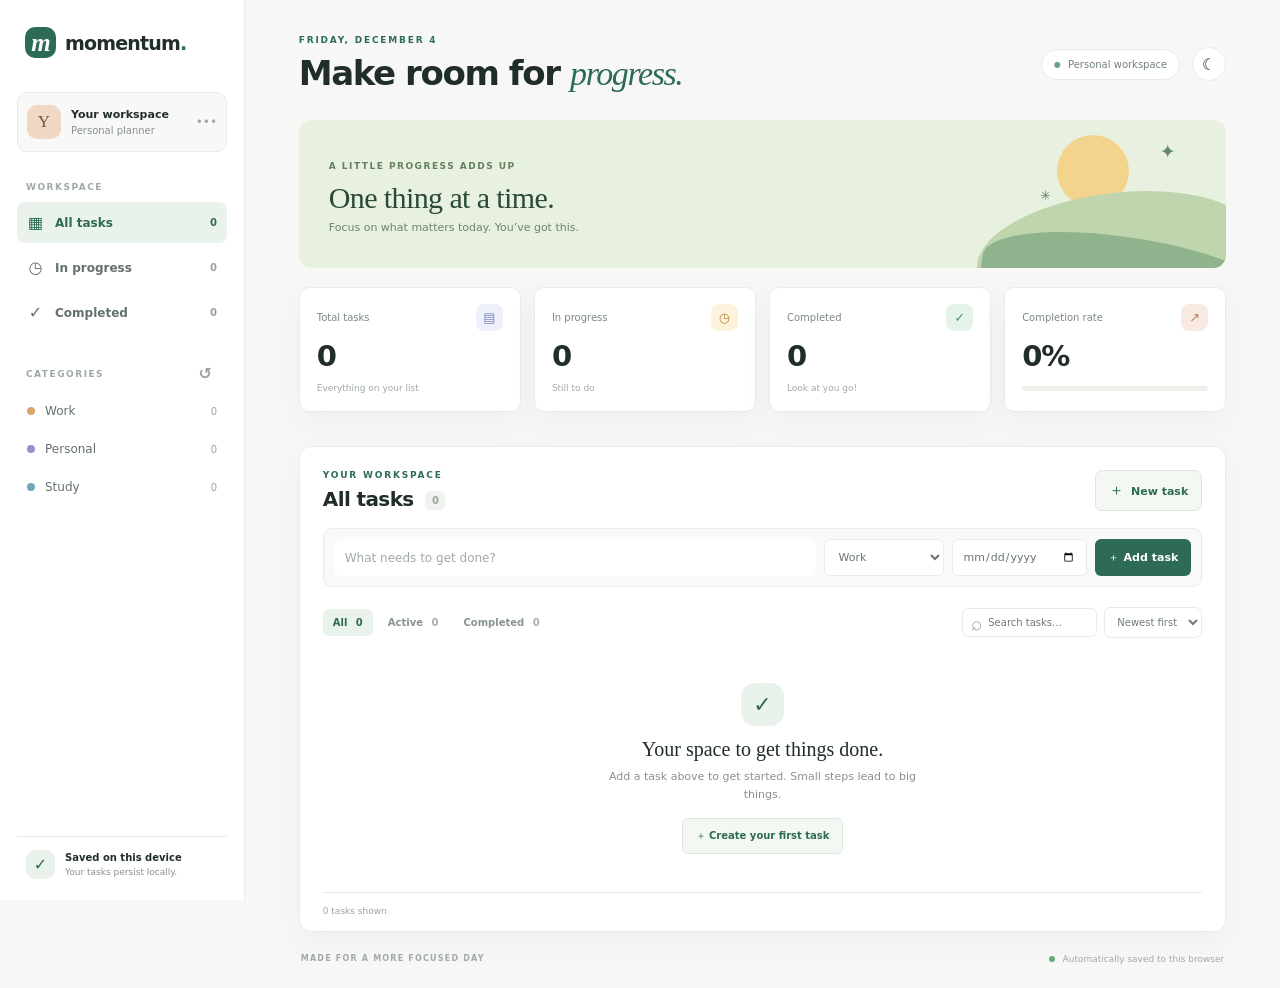
<file: dakethon/task 2/Dynamic_Task_Manager_Productivity_Tracker/index.html>
<!DOCTYPE html>
<html lang="en">
<head>
  <meta charset="UTF-8" />
  <meta name="viewport" content="width=device-width, initial-scale=1.0" />
  <meta name="description" content="A responsive task manager and productivity tracker with localStorage persistence." />
  <title>Momentum — Task Manager</title>
  <link rel="stylesheet" href="css/styles.css" />
  <script src="js/app.js" defer></script>
</head>
<body>
  <div class="app-shell">
    <aside class="sidebar">
      <a href="#" class="brand"><span class="brand-symbol">m</span><span>momentum<span class="brand-period">.</span></span></a>
      <div class="profile-card"><div class="avatar">Y</div><div><strong>Your workspace</strong><small>Personal planner</small></div><span class="profile-dots">•••</span></div>
      <p class="nav-label">WORKSPACE</p>
      <nav class="side-nav" aria-label="Task views">
        <button class="nav-item active" type="button" data-filter="all"><span class="nav-icon">▦</span><span>All tasks</span><span class="nav-count" id="allCount">0</span></button>
        <button class="nav-item" type="button" data-filter="active"><span class="nav-icon">◷</span><span>In progress</span><span class="nav-count" id="activeCount">0</span></button>
        <button class="nav-item" type="button" data-filter="completed"><span class="nav-icon">✓</span><span>Completed</span><span class="nav-count" id="completedCount">0</span></button>
      </nav>
      <p class="nav-label category-label">CATEGORIES <button type="button" id="clearCategory" title="Show all categories">↺</button></p>
      <div class="category-list">
        <button class="category-item" data-category="Work" type="button"><span class="category-dot work"></span>Work<span class="category-count" id="workCount">0</span></button>
        <button class="category-item" data-category="Personal" type="button"><span class="category-dot personal"></span>Personal<span class="category-count" id="personalCount">0</span></button>
        <button class="category-item" data-category="Study" type="button"><span class="category-dot study"></span>Study<span class="category-count" id="studyCount">0</span></button>
      </div>
      <div class="sidebar-bottom"><div class="storage-icon">✓</div><div><strong>Saved on this device</strong><small>Your tasks persist locally.</small></div></div>
    </aside>

    <main class="main-content">
      <header class="topbar">
        <div><p class="date-label" id="todayLabel">YOUR DAY</p><h1>Make room for <em>progress.</em></h1></div>
        <div class="topbar-actions"><span class="today-pill"><span>●</span> Personal workspace</span><button class="theme-toggle" id="themeToggle" type="button" aria-label="Toggle dark mode" title="Toggle dark mode">☾</button></div>
      </header>

      <section class="welcome-banner">
        <div class="banner-copy"><span class="banner-kicker">A LITTLE PROGRESS ADDS UP</span><h2>One thing at a time.</h2><p>Focus on what matters today. You’ve got this.</p></div>
        <div class="banner-art" aria-hidden="true"><div class="sun"></div><div class="hill hill-back"></div><div class="hill hill-front"></div><div class="banner-star star-a">✦</div><div class="banner-star star-b">✳</div></div>
      </section>

      <section class="stats-grid" aria-label="Task summary">
        <article class="stat-card"><div class="stat-top"><span>Total tasks</span><span class="stat-icon total-icon">▤</span></div><strong id="totalStat">0</strong><small>Everything on your list</small></article>
        <article class="stat-card"><div class="stat-top"><span>In progress</span><span class="stat-icon active-icon">◷</span></div><strong id="progressStat">0</strong><small>Still to do</small></article>
        <article class="stat-card"><div class="stat-top"><span>Completed</span><span class="stat-icon done-icon">✓</span></div><strong id="doneStat">0</strong><small>Look at you go!</small></article>
        <article class="stat-card completion-card"><div class="stat-top"><span>Completion rate</span><span class="stat-icon rate-icon">↗</span></div><strong id="rateStat">0%</strong><div class="progress-track"><span id="progressBar"></span></div></article>
      </section>

      <section class="tasks-section">
        <div class="tasks-heading"><div><p class="section-kicker">YOUR WORKSPACE</p><h2 id="listHeading">All tasks <span id="headingCount">0</span></h2></div><button class="add-top-btn" id="focusAddBtn" type="button"><span>＋</span> New task</button></div>
        <form id="taskForm" class="task-form">
          <label class="sr-only" for="taskTitle">Task title</label><input id="taskTitle" name="title" type="text" maxlength="120" placeholder="What needs to get done?" required />
          <label class="sr-only" for="taskCategory">Category</label><select id="taskCategory" name="category"><option value="Work">Work</option><option value="Personal">Personal</option><option value="Study">Study</option></select>
          <label class="sr-only" for="taskDueDate">Due date</label><input id="taskDueDate" name="dueDate" type="date" aria-label="Due date" />
          <button type="submit" class="add-task-btn"><span>＋</span> Add task</button>
        </form>
        <div class="list-toolbar">
          <div class="filter-tabs" role="group" aria-label="Filter tasks">
            <button class="filter-tab active" data-filter="all" type="button">All <span id="tabAllCount">0</span></button>
            <button class="filter-tab" data-filter="active" type="button">Active <span id="tabActiveCount">0</span></button>
            <button class="filter-tab" data-filter="completed" type="button">Completed <span id="tabCompletedCount">0</span></button>
          </div>
          <div class="list-actions"><label class="search-tasks"><span>⌕</span><input id="taskSearch" type="search" placeholder="Search tasks…" aria-label="Search tasks" /></label><select id="sortTasks" aria-label="Sort tasks"><option value="created">Newest first</option><option value="due">Due date</option><option value="title">Title A–Z</option></select></div>
        </div>
        <div id="taskList" class="task-list"></div>
        <div id="emptyState" class="empty-state"><div class="empty-illustration">✓</div><h3>Your space to get things done.</h3><p>Add a task above to get started. Small steps lead to big things.</p><button id="emptyAddBtn" type="button">＋ Create your first task</button></div>
        <div class="list-footer"><span id="listFooterText">0 tasks</span><button id="clearCompletedBtn" type="button">Clear completed</button></div>
      </section>
      <footer class="app-footer"><span>MADE FOR A MORE FOCUSED DAY</span><span><span class="footer-dot"></span> Automatically saved to this browser</span></footer>
    </main>
  </div>

  <dialog id="editDialog" class="edit-dialog">
    <form id="editForm" method="dialog">
      <div class="dialog-header"><div><p class="section-kicker">MAKE IT YOURS</p><h2>Edit task</h2></div><button class="dialog-close" type="button" id="closeEditBtn" aria-label="Close">×</button></div>
      <input type="hidden" id="editTaskId" />
      <label for="editTitle">Task title</label><input id="editTitle" maxlength="120" required />
      <label for="editCategory">Category</label><select id="editCategory"><option>Work</option><option>Personal</option><option>Study</option></select>
      <label for="editDueDate">Due date</label><input id="editDueDate" type="date" />
      <div class="dialog-actions"><button type="button" class="cancel-btn" id="cancelEditBtn">Cancel</button><button type="submit" class="add-task-btn">Save changes</button></div>
    </form>
  </dialog>
  <div id="toast" class="toast" role="status" aria-live="polite"></div>
</body>
</html>
</file>
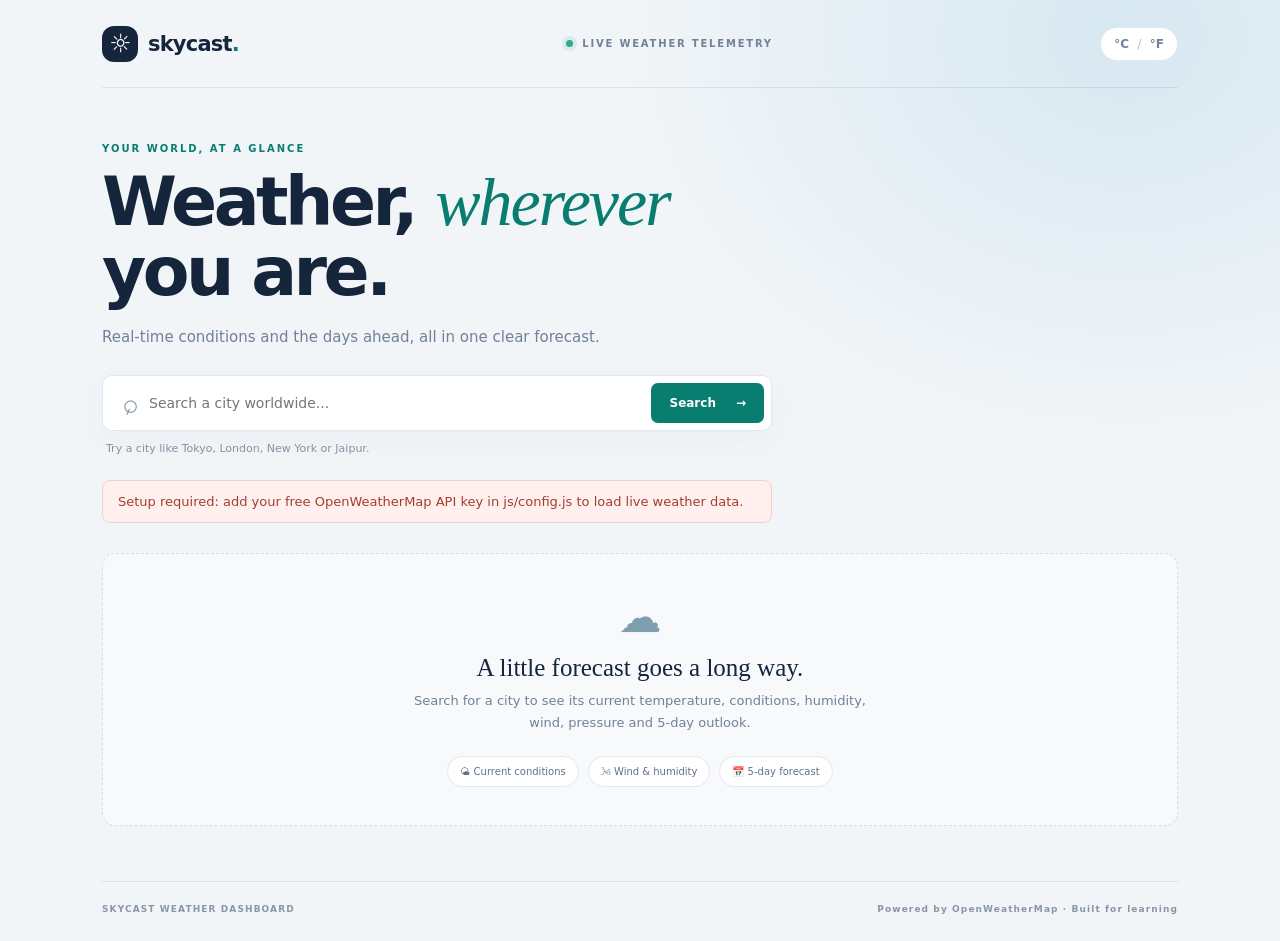
<file: dakethon/Task 3/SkyCast_Weather_Forecast_Project/index.html>
<!DOCTYPE html>
<html lang="en">
<head>
  <meta charset="UTF-8" />
  <meta name="viewport" content="width=device-width, initial-scale=1.0" />
  <meta name="description" content="Responsive real-time weather forecast and climate telemetry dashboard." />
  <title>SkyCast — Weather & Forecast</title>
  <link rel="stylesheet" href="css/styles.css" />
  <script src="js/config.js" defer></script>
  <script src="js/app.js" defer></script>
</head>
<body>
  <div class="page-shell">
    <header class="topbar">
      <a class="brand" href="#" aria-label="SkyCast home"><span class="brand-icon">☼</span><span>skycast<span class="brand-dot">.</span></span></a>
      <div class="topbar-note"><span class="live-dot"></span> LIVE WEATHER TELEMETRY</div>
      <button class="unit-toggle" id="unitToggle" type="button" aria-label="Switch temperature units">°C <span>/</span> °F</button>
    </header>

    <main>
      <section class="intro">
        <p class="eyebrow">YOUR WORLD, AT A GLANCE</p>
        <h1>Weather, <em>wherever</em><br />you are.</h1>
        <p class="intro-copy">Real-time conditions and the days ahead, all in one clear forecast.</p>
      </section>

      <form id="searchForm" class="search-bar">
        <span class="search-icon" aria-hidden="true">⌕</span>
        <label class="sr-only" for="cityInput">Search city</label>
        <input id="cityInput" name="city" type="search" placeholder="Search a city worldwide..." autocomplete="off" required />
        <button id="searchButton" type="submit"><span>Search</span><span aria-hidden="true">→</span></button>
      </form>
      <div class="search-hint">Try a city like Tokyo, London, New York or Jaipur.</div>

      <div id="errorMessage" class="error-message" role="alert" hidden></div>
      <div id="loadingState" class="loading-state" role="status" aria-live="polite" hidden>
        <span class="spinner"></span><span>Fetching the latest weather…</span>
      </div>

      <section id="weatherDashboard" class="weather-dashboard" aria-live="polite" hidden>
        <div class="current-weather card">
          <div class="current-top">
            <div><p class="eyebrow">CURRENT CONDITIONS</p><h2 id="cityName">—</h2><p class="location-meta" id="localTime">—</p></div>
            <div class="weather-icon-large" id="currentIcon" aria-hidden="true">☀️</div>
          </div>
          <div class="temperature-row"><div class="temperature" id="currentTemp">—</div><div class="condition-block"><strong id="conditionText">—</strong><span id="feelsLike">Feels like —</span><span id="highLow">H: — · L: —</span></div></div>
          <div class="current-divider"></div>
          <div class="weather-stats">
            <div class="stat"><span class="stat-icon">◉</span><div><small>Humidity</small><strong id="humidity">—</strong></div></div>
            <div class="stat"><span class="stat-icon">↗</span><div><small>Wind speed</small><strong id="windSpeed">—</strong></div></div>
            <div class="stat"><span class="stat-icon">⌁</span><div><small>Pressure</small><strong id="pressure">—</strong></div></div>
            <div class="stat"><span class="stat-icon">☼</span><div><small>Visibility</small><strong id="visibility">—</strong></div></div>
          </div>
        </div>
        <section class="forecast-section card">
          <div class="forecast-heading"><div><p class="eyebrow">PLAN AHEAD</p><h2>5-day forecast</h2></div><span class="forecast-caption">DAILY OUTLOOK</span></div>
          <div class="forecast-grid" id="forecastGrid"></div>
        </section>
      </section>

      <section id="welcomePanel" class="welcome-panel">
        <div class="welcome-symbol" aria-hidden="true">☁</div>
        <h2>A little forecast goes a long way.</h2>
        <p>Search for a city to see its current temperature, conditions, humidity, wind, pressure and 5-day outlook.</p>
        <div class="welcome-pills"><span>🌤 Current conditions</span><span>🌬 Wind & humidity</span><span>📅 5-day forecast</span></div>
      </section>
    </main>

    <footer class="footer"><span>SKYCAST WEATHER DASHBOARD</span><span>Powered by OpenWeatherMap · Built for learning</span></footer>
  </div>
  <script>
    // Add a dynamic theme class after current conditions have been loaded.
    document.addEventListener('weather:theme', (event) => {
      document.body.dataset.weather = event.detail || 'default';
    });
  </script>
</body>
</html>
</file>
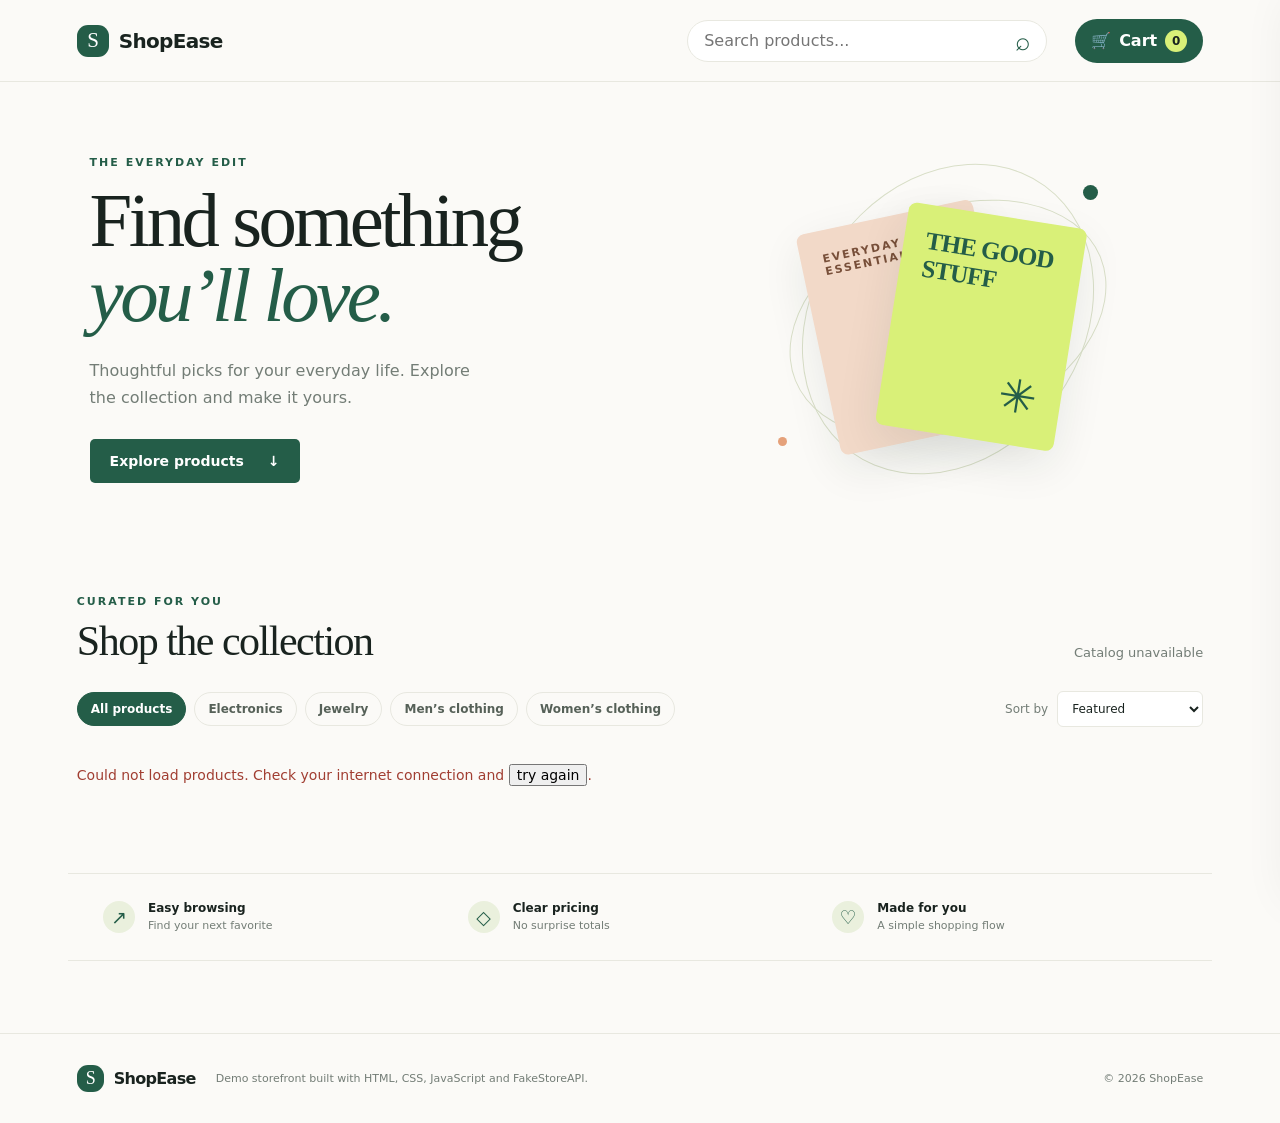
<file: dakethon/task 4/ecommerce_product_catalog/index.html>
<!DOCTYPE html>
<html lang="en">
<head>
  <meta charset="UTF-8" />
  <meta name="viewport" content="width=device-width, initial-scale=1.0" />
  <meta name="description" content="Responsive product catalog and interactive shopping cart." />
  <title>ShopEase | Product Catalog</title>
  <link rel="stylesheet" href="css/styles.css" />
  <script src="js/app.js" defer></script>
</head>
<body>
  <header class="site-header">
    <a class="brand" href="#" aria-label="ShopEase home"><span class="brand-mark">S</span> ShopEase</a>
    <form class="search-form" id="searchForm" role="search">
      <label class="sr-only" for="searchInput">Search products</label>
      <input id="searchInput" type="search" placeholder="Search products..." autocomplete="off" />
      <button type="submit" aria-label="Search">⌕</button>
    </form>
    <button class="cart-trigger" id="openCartBtn" type="button" aria-controls="cartDrawer" aria-expanded="false">
      <span aria-hidden="true">🛒</span> Cart <span class="cart-count" id="cartCount">0</span>
    </button>
  </header>

  <main>
    <section class="hero">
      <div class="hero-copy">
        <p class="eyebrow">THE EVERYDAY EDIT</p>
        <h1>Find something<br /><span>you’ll love.</span></h1>
        <p class="hero-description">Thoughtful picks for your everyday life. Explore the collection and make it yours.</p>
        <a href="#catalog" class="primary-link">Explore products <span aria-hidden="true">↓</span></a>
      </div>
      <div class="hero-art" aria-hidden="true">
        <div class="art-orbit orbit-one"></div><div class="art-orbit orbit-two"></div>
        <div class="art-card art-card-back">EVERYDAY<br />ESSENTIALS</div>
        <div class="art-card art-card-front"><span>THE GOOD<br />STUFF</span><span class="art-spark">✳</span></div>
        <div class="floating-dot dot-one"></div><div class="floating-dot dot-two"></div>
      </div>
    </section>

    <section class="catalog-section" id="catalog">
      <div class="section-heading">
        <div><p class="eyebrow">CURATED FOR YOU</p><h2>Shop the collection</h2></div>
        <p class="results-label" id="resultsLabel">Loading products…</p>
      </div>
      <div class="toolbar">
        <div class="category-filters" role="group" aria-label="Filter by category">
          <button class="filter-btn active" data-category="all" type="button">All products</button>
          <button class="filter-btn" data-category="electronics" type="button">Electronics</button>
          <button class="filter-btn" data-category="jewelery" type="button">Jewelry</button>
          <button class="filter-btn" data-category="men's clothing" type="button">Men’s clothing</button>
          <button class="filter-btn" data-category="women's clothing" type="button">Women’s clothing</button>
        </div>
        <label class="sort-control">Sort by
          <select id="sortSelect">
            <option value="featured">Featured</option>
            <option value="price-low">Price: low to high</option>
            <option value="price-high">Price: high to low</option>
            <option value="rating">Top rated</option>
          </select>
        </label>
      </div>
      <div id="statusMessage" class="status-message" role="status" aria-live="polite">Connecting to the product catalog…</div>
      <div id="productGrid" class="product-grid"></div>
    </section>
    <section class="trust-strip" aria-label="Store benefits">
      <div><span>↗</span><strong>Easy browsing</strong><small>Find your next favorite</small></div>
      <div><span>◇</span><strong>Clear pricing</strong><small>No surprise totals</small></div>
      <div><span>♡</span><strong>Made for you</strong><small>A simple shopping flow</small></div>
    </section>
  </main>

  <footer class="site-footer"><a class="brand" href="#"><span class="brand-mark">S</span> ShopEase</a><p>Demo storefront built with HTML, CSS, JavaScript and FakeStoreAPI.</p><span>© <span id="year"></span> ShopEase</span></footer>

  <div class="drawer-backdrop" id="drawerBackdrop"></div>
  <aside class="cart-drawer" id="cartDrawer" aria-labelledby="cartTitle" aria-hidden="true">
    <div class="drawer-header"><div><p class="eyebrow">YOUR SELECTION</p><h2 id="cartTitle">Shopping cart <span id="drawerItemCount">(0)</span></h2></div><button id="closeCartBtn" class="icon-btn" type="button" aria-label="Close cart">×</button></div>
    <div id="cartItems" class="cart-items"></div>
    <div id="emptyCart" class="empty-cart"><span>🛍️</span><h3>Your cart is waiting</h3><p>Add a few things you love and they’ll show up here.</p><button id="continueShoppingBtn" class="primary-btn" type="button">Continue shopping</button></div>
    <div class="cart-summary" id="cartSummary">
      <div class="summary-row"><span>Subtotal</span><strong id="subtotalValue">₹0.00</strong></div>
      <div class="summary-row"><span>Estimated tax (5%)</span><strong id="taxValue">₹0.00</strong></div>
      <div class="summary-row"><span>Shipping</span><strong id="shippingValue">₹0.00</strong></div>
      <div class="summary-row total-row"><span>Total</span><strong id="totalValue">₹0.00</strong></div>
      <p class="shipping-note" id="shippingNote">Free shipping on orders of ₹5,000 or more.</p>
      <button id="checkoutBtn" class="checkout-btn" type="button">Continue to checkout <span>→</span></button>
      <p class="demo-note">Demo checkout — no payment is collected.</p>
    </div>
  </aside>

  <dialog id="checkoutDialog" class="checkout-dialog">
    <form method="dialog" id="checkoutForm">
      <button class="dialog-close" value="cancel" aria-label="Close">×</button>
      <p class="eyebrow">ALMOST YOURS</p><h2>Complete your order</h2>
      <p class="dialog-intro">This is a demo checkout. Enter details to preview an order confirmation.</p>
      <label>Full name<input name="customerName" id="customerName" required maxlength="80" placeholder="Your name" /></label>
      <label>Email address<input name="customerEmail" id="customerEmail" type="email" required placeholder="you@example.com" /></label>
      <label>Delivery address<textarea name="address" id="customerAddress" required rows="2" maxlength="250" placeholder="Street, city, PIN code"></textarea></label>
      <div class="dialog-total"><span>Order total</span><strong id="dialogTotal">₹0.00</strong></div>
      <button class="checkout-btn" id="placeOrderBtn" type="submit" value="submit">Place demo order</button>
    </form>
  </dialog>
  <dialog id="successDialog" class="checkout-dialog success-dialog">
    <form method="dialog"><div class="success-icon">✓</div><p class="eyebrow">ORDER CONFIRMED</p><h2>Thank you, <span id="successName">shopper</span>!</h2><p id="successMessage">Your demo order has been created.</p><p class="order-number" id="orderNumber"></p><button class="checkout-btn" value="close">Back to store</button></form>
  </dialog>
  <div id="toast" class="toast" role="status" aria-live="polite"></div>
</body>
</html>
</file>
<file: dakethon/task 2/Dynamic_Task_Manager_Productivity_Tracker/css/styles.css>
:root{--bg:#f7f8f6;--panel:#fff;--ink:#202d2a;--muted:#87918d;--line:#e8ece7;--green:#2d6b55;--green-dark:#225440;--lime:#dff09a;--peach:#f1d8c5;--shadow:0 10px 30px rgba(38,63,49,.045);font-family:Inter,ui-sans-serif,system-ui,-apple-system,BlinkMacSystemFont,"Segoe UI",sans-serif;color:var(--ink);background:var(--bg);font-synthesis:none}*{box-sizing:border-box}body{margin:0;min-width:320px;background:var(--bg);transition:background .25s,color .25s}button,input,select{font:inherit}button{cursor:pointer}button:focus-visible,input:focus-visible,select:focus-visible{outline:2px solid #72aa8d;outline-offset:2px}.app-shell{min-height:100vh;display:grid;grid-template-columns:245px minmax(0,1fr)}.sidebar{background:#fff;border-right:1px solid var(--line);padding:27px 17px 18px;display:flex;flex-direction:column;min-height:100vh;position:sticky;top:0;height:100vh}.brand{display:flex;align-items:center;gap:9px;color:var(--ink);text-decoration:none;font-weight:850;font-size:19px;letter-spacing:-.8px;padding:0 8px}.brand-symbol{width:31px;height:31px;border-radius:10px;background:var(--green);color:white;display:grid;place-items:center;font-family:Georgia,serif;font-size:25px;font-style:italic}.brand-period{color:var(--green)}.profile-card{margin:34px 0 30px;padding:12px 9px;display:flex;align-items:center;gap:10px;background:#f8f9f7;border:1px solid var(--line);border-radius:10px}.avatar{width:34px;height:34px;display:grid;place-items:center;border-radius:10px;background:var(--peach);color:#78563e;font-family:Georgia,serif;font-size:17px}.profile-card strong,.profile-card small,.sidebar-bottom strong,.sidebar-bottom small{display:block}.profile-card strong{font-size:11px}.profile-card small{font-size:10px;color:var(--muted);margin-top:4px}.profile-dots{margin-left:auto;color:#a0aaa4;font-size:12px}.nav-label{font-size:9px;letter-spacing:1.5px;font-weight:850;color:#a0aaa4;margin:0 9px 10px}.side-nav{display:grid;gap:4px}.nav-item{display:flex;align-items:center;gap:11px;border:0;background:transparent;border-radius:8px;text-align:left;padding:11px 10px;color:#64716a;font-size:12px;font-weight:600}.nav-item:hover,.category-item:hover{background:#f7f9f6}.nav-item.active{background:#eaf2ec;color:var(--green);font-weight:800}.nav-icon{font-size:16px;width:17px;text-align:center}.nav-count,.category-count{margin-left:auto;font-size:10px;color:#9aa49d}.nav-item.active .nav-count{color:var(--green)}.category-label{display:flex;align-items:center;justify-content:space-between;margin-top:30px}.category-label button{border:0;background:transparent;color:#9aa49d;font-size:16px}.category-list{display:grid;gap:4px}.category-item{display:flex;align-items:center;gap:10px;border:0;background:transparent;text-align:left;border-radius:8px;padding:10px;font-size:12px;color:#64716a}.category-item.active{background:#f0f4ef;color:var(--green);font-weight:750}.category-dot{width:8px;height:8px;border-radius:50%}.category-dot.work{background:#d9a56f}.category-dot.personal{background:#9c8bd1}.category-dot.study{background:#6ca8b5}.sidebar-bottom{margin-top:auto;padding:13px 9px 3px;border-top:1px solid var(--line);display:flex;align-items:center;gap:10px}.storage-icon{width:29px;height:29px;border-radius:9px;background:#eaf2ec;color:var(--green);display:grid;place-items:center}.sidebar-bottom strong{font-size:10px}.sidebar-bottom small{font-size:9px;color:var(--muted);margin-top:4px}.main-content{padding:35px clamp(24px,4.2vw,58px) 20px;min-width:0;max-width:1500px;width:100%;margin:0 auto}.topbar{display:flex;align-items:center;justify-content:space-between;gap:20px}.date-label,.section-kicker{font-size:9px;font-weight:850;letter-spacing:1.8px;color:var(--green);margin:0 0 9px}.topbar h1{font-size:clamp(25px,3vw,34px);letter-spacing:-1.4px;line-height:1.15;margin:0;font-weight:760}.topbar h1 em{font-family:Georgia,serif;color:var(--green);font-weight:400}.topbar-actions{display:flex;align-items:center;gap:12px}.today-pill{display:flex;align-items:center;gap:7px;background:#fff;border:1px solid var(--line);border-radius:999px;padding:9px 12px;color:#738078;font-size:10px;white-space:nowrap}.today-pill span{font-size:8px;color:#6aa383}.theme-toggle{width:34px;height:34px;border-radius:50%;border:1px solid var(--line);background:#fff;color:var(--ink);font-size:16px}.welcome-banner{margin-top:27px;background:#e8f0df;border-radius:13px;min-height:148px;position:relative;overflow:hidden;display:flex;align-items:center;padding:25px 30px}.banner-copy{position:relative;z-index:1}.banner-kicker{font-size:9px;font-weight:850;letter-spacing:1.5px;color:#63805f}.banner-copy h2{font-family:Georgia,serif;font-size:30px;font-weight:500;letter-spacing:-.6px;margin:8px 0 6px;color:#294a3a}.banner-copy p{margin:0;color:#6d8270;font-size:11px}.banner-art{position:absolute;right:0;top:0;height:100%;width:42%;overflow:hidden}.sun{position:absolute;width:72px;height:72px;border-radius:50%;background:#f4d48c;right:25%;top:15px}.hill{position:absolute;bottom:-45px;border-radius:50% 50% 0 0}.hill-back{height:120px;width:280px;background:#bfd5ad;right:-30px;transform:rotate(-7deg)}.hill-front{height:80px;width:300px;background:#8fb38c;right:-55px;bottom:-50px;transform:rotate(9deg)}.banner-star{position:absolute;color:#64875f;font-size:19px}.star-a{top:20px;right:13%}.star-b{top:68px;right:45%;font-size:13px}.stats-grid{display:grid;grid-template-columns:repeat(4,minmax(0,1fr));gap:13px;margin:19px 0 34px}.stat-card{background:var(--panel);border:1px solid var(--line);border-radius:10px;padding:16px 17px;box-shadow:var(--shadow);min-width:0}.stat-top{display:flex;align-items:center;justify-content:space-between;gap:7px;color:#7c8981;font-size:10px}.stat-icon{width:27px;height:27px;border-radius:8px;display:grid;place-items:center;font-size:13px}.total-icon{background:#eef0fb;color:#7c83bc}.active-icon{background:#fff2dc;color:#b7843c}.done-icon{background:#e5f4e9;color:#57956b}.rate-icon{background:#f8eae0;color:#ba815c}.stat-card>strong{display:block;font-size:29px;letter-spacing:-1px;margin:8px 0 3px}.stat-card>small{font-size:9px;color:#a0aaa3}.progress-track{height:5px;background:#eef0eb;border-radius:999px;margin-top:13px;overflow:hidden}.progress-track span{display:block;width:0;height:100%;background:#6eaa7d;border-radius:999px;transition:width .3s}.tasks-section{background:var(--panel);border:1px solid var(--line);border-radius:12px;padding:23px 23px 15px;box-shadow:var(--shadow)}.tasks-heading{display:flex;justify-content:space-between;align-items:center;gap:15px;margin-bottom:17px}.tasks-heading .section-kicker{margin-bottom:7px}.tasks-heading h2{font-size:20px;letter-spacing:-.6px;margin:0}.tasks-heading h2 span{font-size:10px;color:#9ba59e;background:#f1f3ef;padding:4px 7px;border-radius:5px;vertical-align:middle;margin-left:5px}.add-top-btn{border:1px solid #dbe7dc;background:#f4f8f2;color:var(--green);border-radius:7px;padding:10px 13px;font-size:11px;font-weight:800;white-space:nowrap}.add-top-btn span{font-size:15px;margin-right:3px}.task-form{display:grid;grid-template-columns:minmax(100px,1fr) 120px 135px auto;gap:8px;padding:10px;background:#f9faf8;border:1px solid var(--line);border-radius:9px}.task-form input,.task-form select,.list-actions select{min-width:0;border:1px solid transparent;border-radius:6px;background:#fff;color:var(--ink);padding:10px;font-size:11px;outline-color:#9cc2a6}.task-form input[type=text]{font-size:12px}.task-form input::placeholder{color:#a0aaa3}.task-form select,.task-form input[type=date]{border-color:#e9ede8;color:#68756d}.add-task-btn{display:inline-flex;align-items:center;justify-content:center;gap:5px;border:0;background:var(--green);color:#fff;border-radius:6px;padding:10px 13px;font-size:11px;font-weight:800;white-space:nowrap}.add-task-btn:hover{background:var(--green-dark)}.list-toolbar{display:flex;align-items:center;justify-content:space-between;gap:14px;padding:20px 0 13px}.filter-tabs{display:flex;align-items:center;gap:5px}.filter-tab{border:0;background:transparent;border-radius:6px;padding:8px 10px;color:#89948d;font-size:10px;font-weight:650}.filter-tab span{margin-left:5px;color:#a7b0a9}.filter-tab.active{background:#eaf2ec;color:var(--green);font-weight:800}.filter-tab.active span{color:var(--green)}.list-actions{display:flex;gap:7px;align-items:center}.search-tasks{display:flex;align-items:center;gap:6px;border:1px solid var(--line);background:#fff;border-radius:6px;padding:0 8px;color:#9aa49d}.search-tasks span{font-size:19px}.search-tasks input{border:0;outline:0;width:100px;min-width:0;padding:8px 0;font-size:10px;color:var(--ink)}.list-actions select{border:1px solid var(--line);padding:8px;font-size:10px;color:#6f7d73}.task-list{display:grid}.task-row{display:grid;grid-template-columns:22px minmax(0,1fr) auto;align-items:center;gap:11px;border-top:1px solid #edf0ec;padding:14px 4px;animation:rowIn .2s ease both}.task-row.dragging{opacity:.45;background:#f3f6f1}.task-row.drag-over{border-top:2px solid #6ca67a}.task-check{appearance:none;width:17px;height:17px;border:1.5px solid #cbd4cc;border-radius:5px;background:#fff;display:grid;place-items:center;margin:0;cursor:pointer}.task-check:checked{background:var(--green);border-color:var(--green)}.task-check:checked:after{content:'✓';color:white;font-size:12px;font-weight:800}.task-main{min-width:0}.task-title{font-size:12px;font-weight:700;line-height:1.4;overflow-wrap:anywhere}.task-row.completed .task-title{text-decoration:line-through;color:#a4ada6}.task-meta{display:flex;align-items:center;gap:8px;flex-wrap:wrap;margin-top:6px}.task-category{font-size:9px;font-weight:750;padding:4px 7px;border-radius:4px}.task-category.work{background:#fbf0e4;color:#9e6a35}.task-category.personal{background:#f0ecfa;color:#8170b0}.task-category.study{background:#e6f3f5;color:#4d8b97}.task-due{font-size:9px;color:#8d9991}.task-due.overdue{color:#c25e4c;font-weight:750}.task-due.due-today{color:#b27c30;font-weight:750}.task-actions{display:flex;gap:5px;align-items:center;opacity:.45;transition:opacity .2s}.task-row:hover .task-actions,.task-actions:focus-within{opacity:1}.task-action{width:29px;height:29px;border:1px solid transparent;border-radius:6px;background:transparent;color:#7d8a80;font-size:14px}.task-action:hover{border-color:var(--line);background:#f7f9f6;color:var(--green)}.task-action.delete:hover{color:#b94c43;background:#fff1ef}.drag-handle{font-size:13px;color:#b0b9b2;cursor:grab;margin-right:1px}.empty-state{text-align:center;padding:32px 15px 38px}.empty-illustration{width:43px;height:43px;margin:0 auto 12px;border-radius:14px;background:#eaf2ec;color:var(--green);display:grid;place-items:center;font-size:22px}.empty-state h3{font-family:Georgia,serif;font-weight:500;font-size:20px;margin:0 0 7px}.empty-state p{font-size:11px;color:var(--muted);line-height:1.6;margin:0 auto 15px;max-width:330px}.empty-state button{border:1px solid #dbe7dc;background:#f4f8f2;color:var(--green);border-radius:6px;padding:10px 13px;font-size:10px;font-weight:800}.list-footer{display:flex;justify-content:space-between;align-items:center;border-top:1px solid var(--line);padding-top:13px;color:#9aa49d;font-size:9px}.list-footer button{border:0;background:transparent;color:#7c8b80;font-size:9px}.list-footer button:hover{color:#b64c42}.app-footer{display:flex;justify-content:space-between;gap:12px;flex-wrap:wrap;padding:22px 2px 4px;color:#a1aaa4;font-size:8px;font-weight:800;letter-spacing:1.2px}.app-footer>span:last-child{letter-spacing:0;font-weight:500;font-size:9px}.footer-dot{display:inline-block;width:6px;height:6px;background:#67a77d;border-radius:50%;margin-right:5px}.edit-dialog{border:0;border-radius:13px;width:min(440px,calc(100% - 26px));padding:0;background:var(--panel);color:var(--ink);box-shadow:0 25px 80px #1d322640}.edit-dialog::backdrop{background:#17231d77;backdrop-filter:blur(3px)}.edit-dialog form{padding:26px}.dialog-header{display:flex;align-items:start;justify-content:space-between;margin-bottom:23px}.dialog-header .section-kicker{margin-bottom:6px}.dialog-header h2{font-family:Georgia,serif;font-size:28px;font-weight:500;margin:0}.dialog-close{border:1px solid var(--line);border-radius:50%;width:31px;height:31px;background:var(--panel);color:var(--ink);font-size:22px}.edit-dialog label{display:block;font-size:11px;font-weight:750;margin:14px 0 7px}.edit-dialog input,.edit-dialog select{display:block;width:100%;padding:11px;border:1px solid var(--line);border-radius:6px;background:var(--panel);color:var(--ink);font-size:12px}.dialog-actions{display:flex;justify-content:flex-end;gap:8px;margin-top:24px}.cancel-btn{border:1px solid var(--line);background:var(--panel);color:var(--muted);border-radius:6px;padding:10px 15px;font-size:11px;font-weight:750}.toast{position:fixed;z-index:20;bottom:24px;left:50%;transform:translate(-50%,15px);opacity:0;pointer-events:none;background:#243c30;color:white;padding:12px 17px;border-radius:999px;font-size:11px;box-shadow:0 8px 30px #0002;transition:all .2s;max-width:calc(100% - 30px);text-align:center}.toast.show{opacity:1;transform:translate(-50%,0)}.sr-only{position:absolute;width:1px;height:1px;padding:0;margin:-1px;overflow:hidden;clip:rect(0,0,0,0);white-space:nowrap;border:0}body.dark{--bg:#17211c;--panel:#202c25;--ink:#e7eee8;--muted:#9aa99e;--line:#34433a;--shadow:0 10px 30px #0002;background:var(--bg)}body.dark .sidebar,body.dark .profile-card,body.dark .search-tasks,body.dark .task-form input,body.dark .task-form select,body.dark .list-actions select,body.dark .task-check,body.dark .today-pill,body.dark .theme-toggle{background:#202c25;color:var(--ink);border-color:var(--line)}body.dark .welcome-banner{background:#2a3c30}body.dark .banner-copy h2{color:#dce9d5}body.dark .banner-copy p{color:#a5b9a4}body.dark .banner-kicker{color:#b2cf9c}body.dark .nav-item.active,body.dark .filter-tab.active,body.dark .category-item.active{background:#2c4535;color:#c1e2c7}body.dark .nav-item,body.dark .category-item{color:#afbbb2}body.dark .profile-card,body.dark .task-form,body.dark .empty-state button,body.dark .add-top-btn{background:#25342a;border-color:var(--line);color:#c1e2c7}body.dark .task-row{border-color:var(--line)}body.dark .task-title{color:var(--ink)}body.dark .task-row.completed .task-title{color:#829187}body.dark .task-actions button:hover{background:#2d3d32}body.dark .stat-card,body.dark .tasks-section,body.dark .card{background:var(--panel);border-color:var(--line)}body.dark .progress-track{background:#344239}body.dark .tasks-heading h2 span{background:#344239;color:#b3c0b5}body.dark .search-tasks input{background:transparent;color:var(--ink)}body.dark .edit-dialog input,body.dark .edit-dialog select{background:#17211c;color:var(--ink);border-color:var(--line)}body.dark .task-form input[type=date]{color:var(--muted)}body.dark .task-form input::placeholder{color:#829187}@keyframes rowIn{from{opacity:0;transform:translateY(4px)}to{opacity:1;transform:translateY(0)}}@media(max-width:1050px){.app-shell{grid-template-columns:205px minmax(0,1fr)}.sidebar{padding-left:12px;padding-right:12px}.main-content{padding-left:25px;padding-right:25px}.task-form{grid-template-columns:minmax(90px,1fr) 105px 125px auto}.stats-grid{gap:9px}.stat-card{padding:14px}.banner-art{width:35%}}@media(max-width:790px){.app-shell{grid-template-columns:1fr}.sidebar{position:static;height:auto;min-height:0;padding:14px 18px;border-right:0;border-bottom:1px solid var(--line)}.brand{margin-bottom:12px}.profile-card,.sidebar-bottom,.sidebar .nav-label,.category-list{display:none}.side-nav{display:flex;gap:5px;overflow-x:auto}.nav-item{white-space:nowrap;padding:9px 11px}.category-label{display:none}.main-content{padding:26px 20px 18px}.topbar h1{font-size:27px}.welcome-banner{margin-top:20px}.stats-grid{grid-template-columns:repeat(2,minmax(0,1fr));margin-bottom:22px}.task-form{grid-template-columns:minmax(0,1fr) 120px}.task-form input[type=date]{grid-column:1}.task-form .add-task-btn{grid-column:2;grid-row:2}.list-toolbar{align-items:flex-start;flex-direction:column}.list-actions{width:100%;justify-content:space-between}.search-tasks{flex:1}.search-tasks input{width:100%}.app-footer{font-size:7px}}@media(max-width:470px){.main-content{padding:22px 13px 16px}.sidebar{padding:12px}.topbar{align-items:flex-start}.topbar h1{font-size:24px}.today-pill{display:none}.welcome-banner{min-height:140px;padding:20px}.banner-copy h2{font-size:26px}.banner-art{width:36%;opacity:.85}.sun{width:50px;height:50px}.tasks-section{padding:17px 12px 13px}.tasks-heading h2{font-size:18px}.add-top-btn{padding:9px}.task-form{grid-template-columns:1fr 1fr}.task-form input[type=text]{grid-column:1/-1}.task-form select{grid-column:1}.task-form input[type=date]{grid-column:2;grid-row:2;font-size:10px;padding:8px}.task-form .add-task-btn{grid-column:1/-1;grid-row:3}.filter-tabs{width:100%;justify-content:space-between}.filter-tab{padding:8px 7px}.task-row{grid-template-columns:20px minmax(0,1fr) auto;gap:7px}.task-actions{opacity:1;gap:0}.task-action{width:25px;height:27px}.drag-handle{display:none}.task-title{font-size:11px}.task-meta{gap:5px}.task-category{font-size:8px}.task-due{font-size:8px}.search-tasks input{font-size:10px}.list-actions select{max-width:115px}.app-footer{gap:8px;letter-spacing:.7px}}@media(prefers-reduced-motion:reduce){*,*::before,*::after{animation-duration:.01ms!important;transition-duration:.01ms!important;scroll-behavior:auto!important}}
</file>
<file: dakethon/Task 3/SkyCast_Weather_Forecast_Project/css/styles.css>
:root{--bg:#f2f5f8;--ink:#15263c;--muted:#718197;--line:#e2e8ef;--green:#087d70;--green-dark:#06665c;--white:#fff;--shadow:0 18px 55px rgba(30,55,82,.08);font-family:Inter,ui-sans-serif,system-ui,-apple-system,BlinkMacSystemFont,"Segoe UI",sans-serif;color:var(--ink);font-synthesis:none}*{box-sizing:border-box}body{margin:0;min-width:320px;min-height:100vh;background:radial-gradient(ellipse at 88% 4%,#d7e8f1 0,transparent 32%),var(--bg);transition:background .45s ease}body[data-weather="sunny"]{background:radial-gradient(ellipse at 90% 5%,#f8e7b9 0,transparent 38%),#f6f7f3}body[data-weather="rainy"]{background:radial-gradient(ellipse at 90% 5%,#c6d6e5 0,transparent 38%),#edf2f7}body[data-weather="cloudy"]{background:radial-gradient(ellipse at 90% 5%,#dce2e8 0,transparent 38%),#f1f3f5}button,input{font:inherit}button{cursor:pointer}.page-shell{max-width:1160px;margin:0 auto;padding:0 42px}.topbar{height:88px;display:flex;align-items:center;border-bottom:1px solid rgba(117,139,160,.18);gap:22px}.brand{display:flex;align-items:center;gap:10px;text-decoration:none;color:var(--ink);font-weight:850;font-size:21px;letter-spacing:-.8px}.brand-icon{width:36px;height:36px;border-radius:12px;display:grid;place-items:center;background:var(--ink);color:#fff;font-size:25px}.brand-dot{color:var(--green)}.topbar-note{margin:auto;font-size:10px;font-weight:800;letter-spacing:1.8px;color:var(--muted);display:flex;align-items:center;gap:9px}.live-dot{width:7px;height:7px;background:#2fa98d;border-radius:50%;box-shadow:0 0 0 4px #2fa98d20}.unit-toggle{background:#fff;border:1px solid var(--line);border-radius:999px;padding:9px 13px;font-size:12px;font-weight:750;color:var(--muted)}.unit-toggle span{color:#c5cdd6;padding:0 4px}.unit-toggle .selected{color:var(--green)}.intro{padding:55px 0 25px}.eyebrow{font-size:10px;font-weight:850;letter-spacing:2px;color:var(--green);margin:0 0 13px}.intro h1{font-size:clamp(43px,6vw,68px);line-height:1.02;letter-spacing:-3.5px;margin:0;font-weight:780}.intro h1 em{font-family:Georgia,"Times New Roman",serif;font-weight:400;color:var(--green);letter-spacing:-2px}.intro-copy{color:var(--muted);font-size:15px;line-height:1.7;margin:18px 0 0}.search-bar{display:flex;align-items:center;gap:12px;max-width:670px;background:#fff;border:1px solid #e1e8ee;border-radius:10px;padding:7px 7px 7px 18px;box-shadow:0 8px 28px rgba(36,62,90,.045)}.search-icon{font-size:27px;line-height:1;color:#8292a5;transform:rotate(-20deg)}.search-bar input{flex:1;min-width:0;border:0;outline:0;background:transparent;padding:12px 0;font-size:14px;color:var(--ink)}.search-bar button{border:0;border-radius:7px;background:var(--green);color:#fff;padding:13px 18px;display:flex;gap:20px;align-items:center;font-size:12px;font-weight:750}.search-bar button:hover{background:var(--green-dark)}.search-hint{color:#8492a2;font-size:11px;margin:11px 0 25px 4px}.error-message{max-width:670px;background:#fff0ee;border:1px solid #f2d0cb;color:#a33d31;padding:13px 15px;border-radius:8px;font-size:13px;margin:15px 0}.loading-state{display:flex;align-items:center;gap:12px;padding:25px 4px;color:var(--muted);font-size:13px}.spinner{width:20px;height:20px;border:2px solid #cdd9e1;border-top-color:var(--green);border-radius:50%;animation:spin .8s linear infinite}@keyframes spin{to{transform:rotate(360deg)}}.weather-dashboard{display:grid;grid-template-columns:1fr;gap:18px;margin:8px 0 48px}.card{background:rgba(255,255,255,.9);border:1px solid rgba(223,231,238,.9);border-radius:14px;box-shadow:var(--shadow)}.current-weather{padding:27px 30px 24px}.current-top{display:flex;align-items:flex-start;justify-content:space-between}.current-top .eyebrow{margin-bottom:9px}.current-top h2{font-size:25px;letter-spacing:-.8px;margin:0}.location-meta{font-size:11px;color:var(--muted);margin:6px 0}.weather-icon-large{font-size:60px;filter:drop-shadow(0 8px 9px #526b8520);padding:0 15px}.temperature-row{display:flex;align-items:center;gap:24px;margin:12px 0 24px}.temperature{font-size:clamp(65px,10vw,95px);line-height:1;font-weight:720;letter-spacing:-6px}.condition-block{display:flex;flex-direction:column;gap:6px}.condition-block strong{font-size:15px}.condition-block span{font-size:11px;color:var(--muted)}.current-divider{height:1px;background:var(--line);margin:0 0 22px}.weather-stats{display:grid;grid-template-columns:repeat(4,1fr);gap:15px}.stat{display:flex;align-items:center;gap:11px;min-width:0}.stat-icon{height:37px;width:37px;border-radius:11px;background:#eaf4f2;color:var(--green);display:grid;place-items:center;font-size:19px;flex-shrink:0}.stat small{display:block;color:var(--muted);font-size:10px;margin-bottom:5px}.stat strong{font-size:14px}.forecast-section{padding:25px 26px 27px}.forecast-heading{display:flex;justify-content:space-between;align-items:center;margin-bottom:20px}.forecast-heading .eyebrow{margin-bottom:6px}.forecast-heading h2{font-size:22px;letter-spacing:-.6px;margin:0}.forecast-caption{font-size:9px;letter-spacing:1.5px;color:var(--muted);font-weight:800}.forecast-grid{display:grid;grid-template-columns:repeat(5,minmax(0,1fr));gap:10px}.forecast-day{padding:17px 10px 14px;border:1px solid var(--line);border-radius:10px;text-align:center;background:#fbfcfd}.forecast-day .day-name{font-size:11px;font-weight:750}.forecast-day .day-date{font-size:10px;color:var(--muted);margin-top:4px}.forecast-day .forecast-icon{font-size:28px;margin:13px 0}.forecast-day .forecast-condition{font-size:10px;color:var(--muted);min-height:28px;display:flex;align-items:center;justify-content:center}.forecast-temps{display:flex;justify-content:center;gap:9px;margin-top:11px;font-size:12px;font-weight:800}.forecast-temps .low{color:#98a5b3}.welcome-panel{margin:30px 0 55px;padding:38px 24px;text-align:center;border:1px dashed #d5dfe7;border-radius:14px;background:rgba(255,255,255,.4)}.welcome-symbol{font-size:43px;color:#7f9eaf}.welcome-panel h2{font-family:Georgia,serif;font-size:25px;font-weight:500;margin:12px 0 8px}.welcome-panel p{max-width:490px;margin:0 auto;color:var(--muted);font-size:13px;line-height:1.7}.welcome-pills{display:flex;justify-content:center;gap:9px;flex-wrap:wrap;margin-top:22px}.welcome-pills span{background:#fff;border:1px solid var(--line);border-radius:999px;padding:9px 12px;font-size:10px;color:#617286}.footer{border-top:1px solid rgba(117,139,160,.18);padding:22px 0 27px;display:flex;justify-content:space-between;gap:12px;flex-wrap:wrap;color:#8996a5;font-size:9px;font-weight:750;letter-spacing:1.1px}.sr-only{position:absolute;width:1px;height:1px;padding:0;margin:-1px;overflow:hidden;clip:rect(0,0,0,0);white-space:nowrap;border:0}[hidden]{display:none!important}@media(min-width:900px){.weather-dashboard{grid-template-columns:1.05fr .95fr;align-items:stretch}.current-weather{display:flex;flex-direction:column;justify-content:space-between}.forecast-section{display:flex;flex-direction:column}.forecast-grid{flex:1;align-items:stretch}.forecast-day{display:flex;flex-direction:column;justify-content:center}}@media(max-width:760px){.page-shell{padding:0 22px}.topbar{height:74px}.topbar-note{display:none}.unit-toggle{margin-left:auto}.intro{padding-top:44px}.intro h1{letter-spacing:-2.5px}.current-weather{padding:22px}.weather-stats{grid-template-columns:repeat(2,1fr);row-gap:20px}.forecast-section{padding:21px 17px}.forecast-grid{grid-template-columns:repeat(5,minmax(100px,1fr));overflow-x:auto;padding-bottom:5px}.forecast-day{padding:15px 8px}.forecast-caption{display:none}.footer{line-height:1.6}}@media(max-width:430px){.page-shell{padding:0 16px}.brand{font-size:18px}.intro{padding-top:38px}.intro h1{font-size:47px}.intro-copy{font-size:13px}.search-bar{gap:8px;padding-left:12px}.search-bar input{font-size:12px}.search-bar button{padding:12px;gap:8px}.current-top h2{font-size:21px}.weather-icon-large{font-size:45px;padding:0}.temperature-row{gap:17px}.temperature{font-size:65px;letter-spacing:-4px}.condition-block strong{font-size:13px}.stat-icon{width:32px;height:32px}.stat strong{font-size:12px}.forecast-heading h2{font-size:20px}.welcome-pills{gap:6px}.welcome-pills span{font-size:9px}}@media(prefers-reduced-motion:reduce){*,*::before,*::after{animation-duration:.01ms!important;transition-duration:.01ms!important;scroll-behavior:auto!important}}
</file>
<file: dakethon/task 4/ecommerce_product_catalog/css/styles.css>
:root{--ink:#19231f;--muted:#737d76;--paper:#fbfaf7;--surface:#fff;--line:#e8e8e0;--green:#245d48;--green-dark:#194632;--lime:#d9f078;--peach:#f2d9c8;--shadow:0 16px 45px rgba(27,42,32,.09);font-family:Inter,ui-sans-serif,system-ui,-apple-system,BlinkMacSystemFont,"Segoe UI",sans-serif;color:var(--ink);background:var(--paper);font-synthesis:none}*{box-sizing:border-box}html{scroll-behavior:smooth}body{margin:0;min-width:320px}button,input,select,textarea{font:inherit}button,a{-webkit-tap-highlight-color:transparent}button{cursor:pointer}a{color:inherit;text-decoration:none}.sr-only{position:absolute;width:1px;height:1px;padding:0;margin:-1px;overflow:hidden;clip:rect(0,0,0,0);white-space:nowrap;border:0}.site-header{height:82px;padding:0 clamp(20px,6vw,88px);display:flex;align-items:center;gap:28px;background:rgba(251,250,247,.92);border-bottom:1px solid var(--line);position:sticky;top:0;z-index:5;backdrop-filter:blur(14px)}.brand{display:inline-flex;align-items:center;gap:10px;font-weight:800;font-size:20px;letter-spacing:-.7px;white-space:nowrap}.brand-mark{width:32px;height:32px;border-radius:11px;background:var(--green);color:white;display:grid;place-items:center;font-family:Georgia,serif;font-size:21px;font-weight:400}.search-form{margin-left:auto;width:min(360px,38vw);height:42px;border:1px solid var(--line);background:white;border-radius:999px;display:flex;overflow:hidden}.search-form input{border:0;outline:0;background:transparent;padding:0 16px;min-width:0;flex:1;color:var(--ink)}.search-form button{width:46px;border:0;background:transparent;color:var(--green);font-size:26px}.cart-trigger{border:0;background:var(--green);color:white;border-radius:999px;padding:11px 16px;display:flex;align-items:center;gap:8px;font-weight:650;white-space:nowrap}.cart-count{display:grid;place-items:center;min-width:22px;height:22px;padding:0 5px;background:var(--lime);color:var(--ink);border-radius:50%;font-size:12px}.hero{max-width:1320px;margin:0 auto;padding:74px clamp(24px,7vw,100px) 82px;min-height:450px;display:grid;grid-template-columns:1fr .85fr;align-items:center;gap:45px;overflow:hidden}.eyebrow{font-size:11px;letter-spacing:2px;font-weight:800;color:var(--green);margin:0 0 14px}.hero h1{font-family:Georgia,"Times New Roman",serif;font-weight:500;font-size:clamp(48px,6vw,78px);line-height:.98;letter-spacing:-3.5px;margin:0}.hero h1 span{color:var(--green);font-style:italic}.hero-description{max-width:400px;color:var(--muted);font-size:16px;line-height:1.7;margin:23px 0 28px}.primary-link{display:inline-flex;align-items:center;gap:24px;background:var(--green);color:white;padding:14px 20px;border-radius:5px;font-weight:650;font-size:14px;transition:background .2s}.primary-link:hover,.primary-btn:hover,.checkout-btn:hover{background:var(--green-dark)}.hero-art{height:300px;position:relative;display:grid;place-items:center}.art-orbit{position:absolute;border:1px solid #d9dfc8;border-radius:50%;transform:rotate(-22deg)}.orbit-one{width:330px;height:220px}.orbit-two{width:270px;height:330px;transform:rotate(36deg)}.art-card{position:absolute;width:180px;height:225px;border-radius:8px;box-shadow:var(--shadow);display:flex;flex-direction:column;justify-content:space-between;padding:22px;font-size:11px;letter-spacing:2px;font-weight:800}.art-card-back{background:var(--peach);transform:rotate(-12deg) translate(-42px,-1px);color:#784f39}.art-card-front{background:var(--lime);transform:rotate(9deg) translate(34px,2px);color:var(--green)}.art-card-front span:first-child{font-family:Georgia,serif;font-size:25px;line-height:1.1;letter-spacing:-.8px}.art-spark{align-self:flex-end;font-size:46px;font-weight:400}.floating-dot{position:absolute;border-radius:50%;background:var(--green)}.dot-one{width:15px;height:15px;top:16px;right:19%}.dot-two{width:9px;height:9px;bottom:23px;left:15%;background:#e5a17a}.catalog-section{max-width:1320px;margin:0 auto;padding:30px clamp(20px,6vw,88px) 75px}.section-heading{display:flex;justify-content:space-between;align-items:end;gap:20px;margin-bottom:26px}.section-heading h2,.drawer-header h2,.checkout-dialog h2{font-family:Georgia,"Times New Roman",serif;font-weight:500;font-size:clamp(30px,4vw,42px);letter-spacing:-1.5px;margin:0}.section-heading .eyebrow{margin-bottom:9px}.results-label{color:var(--muted);font-size:13px;margin:0 0 5px}.toolbar{display:flex;justify-content:space-between;align-items:center;gap:18px;margin-bottom:25px}.category-filters{display:flex;gap:8px;flex-wrap:wrap}.filter-btn{border:1px solid var(--line);background:transparent;color:#566158;padding:9px 13px;border-radius:999px;font-size:12px;font-weight:650;transition:all .2s}.filter-btn:hover{border-color:var(--green)}.filter-btn.active{background:var(--green);border-color:var(--green);color:white}.sort-control{display:flex;align-items:center;gap:9px;color:var(--muted);font-size:12px;white-space:nowrap}.sort-control select{border:1px solid var(--line);border-radius:6px;background:white;padding:9px 10px;color:var(--ink);outline-color:var(--green)}.status-message{padding:12px 0;color:var(--muted);font-size:14px}.status-message.error{color:#a13e32}.product-grid{display:grid;grid-template-columns:repeat(4,minmax(0,1fr));gap:28px 18px}.product-card{min-width:0;position:relative}.product-image-wrap{height:245px;background:white;border:1px solid #efeee8;border-radius:8px;display:grid;place-items:center;position:relative;overflow:hidden;padding:24px}.product-image{width:100%;height:100%;object-fit:contain;mix-blend-mode:multiply;transition:transform .35s}.product-card:hover .product-image{transform:scale(1.06)}.product-badge{position:absolute;top:12px;left:12px;background:var(--lime);color:var(--green-dark);padding:6px 8px;border-radius:3px;font-size:9px;text-transform:uppercase;letter-spacing:.8px;font-weight:800}.quick-add{position:absolute;right:12px;bottom:12px;border:0;background:var(--green);color:white;border-radius:50%;width:36px;height:36px;font-size:23px;line-height:1;box-shadow:0 4px 14px #0002;transition:transform .2s}.quick-add:hover{transform:scale(1.08)}.product-category{color:var(--muted);text-transform:uppercase;font-size:9px;letter-spacing:1.3px;margin:14px 0 7px}.product-title{font-size:14px;font-weight:650;line-height:1.45;margin:0;display:-webkit-box;-webkit-line-clamp:2;-webkit-box-orient:vertical;overflow:hidden;min-height:40px}.product-bottom{display:flex;align-items:center;justify-content:space-between;gap:8px;margin-top:12px}.product-price{font-size:16px;font-weight:800;letter-spacing:-.3px}.product-rating{font-size:11px;color:#a76b27;white-space:nowrap}.product-rating span{color:var(--muted)}.trust-strip{max-width:1144px;margin:0 auto 72px;padding:27px 35px;border-top:1px solid var(--line);border-bottom:1px solid var(--line);display:grid;grid-template-columns:repeat(3,1fr);gap:20px}.trust-strip>div{display:grid;grid-template-columns:35px 1fr;column-gap:10px;align-items:center}.trust-strip>div>span{grid-row:span 2;width:32px;height:32px;border-radius:50%;background:#eaf0dd;color:var(--green);display:grid;place-items:center;font-size:19px}.trust-strip strong{font-size:12px}.trust-strip small{color:var(--muted);font-size:11px;margin-top:3px}.site-footer{border-top:1px solid var(--line);padding:27px clamp(20px,6vw,88px);display:flex;align-items:center;gap:20px;flex-wrap:wrap}.site-footer .brand{font-size:16px}.site-footer .brand-mark{width:27px;height:27px;font-size:18px}.site-footer p{color:var(--muted);font-size:11px;margin-right:auto}.site-footer>span{color:var(--muted);font-size:11px}.drawer-backdrop{position:fixed;inset:0;background:rgba(15,24,18,.42);z-index:9;opacity:0;visibility:hidden;transition:opacity .25s,visibility .25s}.drawer-backdrop.open{opacity:1;visibility:visible}.cart-drawer{position:fixed;z-index:10;right:0;top:0;height:100dvh;width:min(460px,100%);background:var(--paper);box-shadow:-15px 0 45px #0001;transform:translateX(105%);transition:transform .3s ease;display:flex;flex-direction:column;padding:28px}.cart-drawer.open{transform:translateX(0)}.drawer-header{display:flex;justify-content:space-between;align-items:start;border-bottom:1px solid var(--line);padding-bottom:21px}.drawer-header .eyebrow{margin-bottom:7px}.drawer-header h2{font-size:30px}.drawer-header h2 span{font-family:inherit;font-size:14px;color:var(--muted);letter-spacing:0}.icon-btn,.dialog-close{border:1px solid var(--line);background:white;border-radius:50%;width:38px;height:38px;font-size:25px;color:var(--ink);line-height:1}.cart-items{overflow:auto;flex:1;min-height:0}.cart-item{display:grid;grid-template-columns:70px 1fr auto;gap:13px;padding:17px 0;border-bottom:1px solid var(--line)}.cart-item img{width:70px;height:82px;object-fit:contain;background:white;border:1px solid var(--line);border-radius:5px;padding:8px}.cart-item-title{font-size:12px;font-weight:700;line-height:1.4;margin:3px 0 7px}.cart-item-price{font-size:12px;color:var(--green);font-weight:750}.quantity-control{display:flex;align-items:center;gap:12px;margin-top:10px}.quantity-control button{border:1px solid var(--line);background:white;border-radius:4px;width:25px;height:25px}.quantity-control span{font-size:12px;font-weight:700;min-width:10px;text-align:center}.remove-item{border:0;background:transparent;color:var(--muted);font-size:18px;align-self:start}.empty-cart{flex:1;display:flex;flex-direction:column;justify-content:center;align-items:center;text-align:center;padding:25px}.empty-cart>span{font-size:42px}.empty-cart h3{font-family:Georgia,serif;font-weight:500;font-size:25px;margin:15px 0 5px}.empty-cart p{font-size:13px;color:var(--muted);line-height:1.6;max-width:260px}.primary-btn{border:0;background:var(--green);color:white;border-radius:5px;padding:12px 17px;font-size:13px;font-weight:700;margin-top:10px}.cart-summary{border-top:1px solid var(--line);padding-top:18px}.summary-row{display:flex;justify-content:space-between;margin:10px 0;color:var(--muted);font-size:13px}.summary-row strong{color:var(--ink)}.total-row{border-top:1px solid var(--line);padding-top:15px;margin-top:16px;font-size:16px;color:var(--ink)}.total-row strong{font-size:21px}.shipping-note,.demo-note{font-size:10px;color:var(--muted);text-align:center}.checkout-btn{width:100%;border:0;background:var(--green);color:white;padding:15px 17px;border-radius:5px;font-weight:750;display:flex;justify-content:space-between;align-items:center;margin-top:17px}.checkout-btn:disabled{opacity:.45;cursor:not-allowed}.demo-note{margin-bottom:0}.checkout-dialog{border:0;border-radius:12px;width:min(460px,calc(100% - 28px));padding:0;box-shadow:0 25px 100px #0003;background:var(--paper);color:var(--ink)}.checkout-dialog::backdrop{background:rgba(15,24,18,.55);backdrop-filter:blur(3px)}.checkout-dialog form{padding:32px;position:relative}.dialog-close{position:absolute;top:19px;right:19px}.checkout-dialog h2{font-size:34px;margin-bottom:10px}.dialog-intro{font-size:13px;color:var(--muted);line-height:1.6;margin-bottom:22px}.checkout-dialog label{display:block;font-size:11px;font-weight:750;margin:15px 0}.checkout-dialog input,.checkout-dialog textarea{display:block;width:100%;border:1px solid var(--line);border-radius:5px;background:white;padding:11px;margin-top:7px;outline-color:var(--green);resize:vertical;font-size:13px}.dialog-total{display:flex;justify-content:space-between;border-top:1px solid var(--line);padding-top:17px;margin-top:20px;font-size:14px}.dialog-total strong{font-size:18px}.success-dialog{text-align:center}.success-icon{width:54px;height:54px;background:var(--lime);border-radius:50%;display:grid;place-items:center;font-size:27px;color:var(--green);margin:0 auto 22px}.success-dialog h2{font-size:31px}.success-dialog p:not(.eyebrow){color:var(--muted);font-size:13px;line-height:1.6}.order-number{font-weight:800!important;color:var(--green)!important}.toast{position:fixed;z-index:20;bottom:25px;left:50%;transform:translate(-50%,20px);opacity:0;pointer-events:none;background:var(--ink);color:white;padding:12px 18px;border-radius:999px;font-size:12px;box-shadow:var(--shadow);transition:all .25s;max-width:calc(100% - 30px);text-align:center}.toast.show{opacity:1;transform:translate(-50%,0)}@media(max-width:980px){.hero{padding-top:55px;gap:15px}.product-grid{grid-template-columns:repeat(3,minmax(0,1fr))}.product-image-wrap{height:220px}.toolbar{align-items:flex-start;flex-direction:column}.sort-control{align-self:flex-end}}@media(max-width:680px){.site-header{height:auto;min-height:72px;padding:14px 18px;gap:12px;flex-wrap:wrap}.brand{font-size:18px}.brand-mark{width:29px;height:29px}.search-form{order:3;width:100%;margin:0}.cart-trigger{margin-left:auto;padding:9px 12px;font-size:12px}.hero{grid-template-columns:1fr;padding:55px 24px 30px;gap:0}.hero h1{font-size:58px}.hero-art{height:260px;margin-top:15px}.catalog-section{padding:35px 18px 55px}.section-heading{align-items:flex-start;flex-direction:column;gap:9px}.section-heading h2{font-size:35px}.toolbar{gap:14px}.category-filters{gap:7px}.filter-btn{padding:8px 10px;font-size:11px}.product-grid{grid-template-columns:repeat(2,minmax(0,1fr));gap:24px 12px}.product-image-wrap{height:190px;padding:17px}.product-title{font-size:12px}.product-price{font-size:14px}.product-rating{font-size:10px}.product-badge{top:8px;left:8px;font-size:8px}.quick-add{width:32px;height:32px;right:8px;bottom:8px}.trust-strip{margin:0 18px 50px;padding:20px 0;grid-template-columns:1fr;gap:15px}.site-footer{gap:12px}.site-footer p{order:3;width:100%;margin:0}.cart-drawer{padding:21px}.checkout-dialog form{padding:27px 22px}}@media(max-width:360px){.product-image-wrap{height:160px}.product-grid{gap:20px 9px}.hero h1{font-size:49px}.cart-drawer{padding:16px}}@media(prefers-reduced-motion:reduce){*,*::before,*::after{scroll-behavior:auto!important;transition:none!important;animation:none!important}}
</file>
